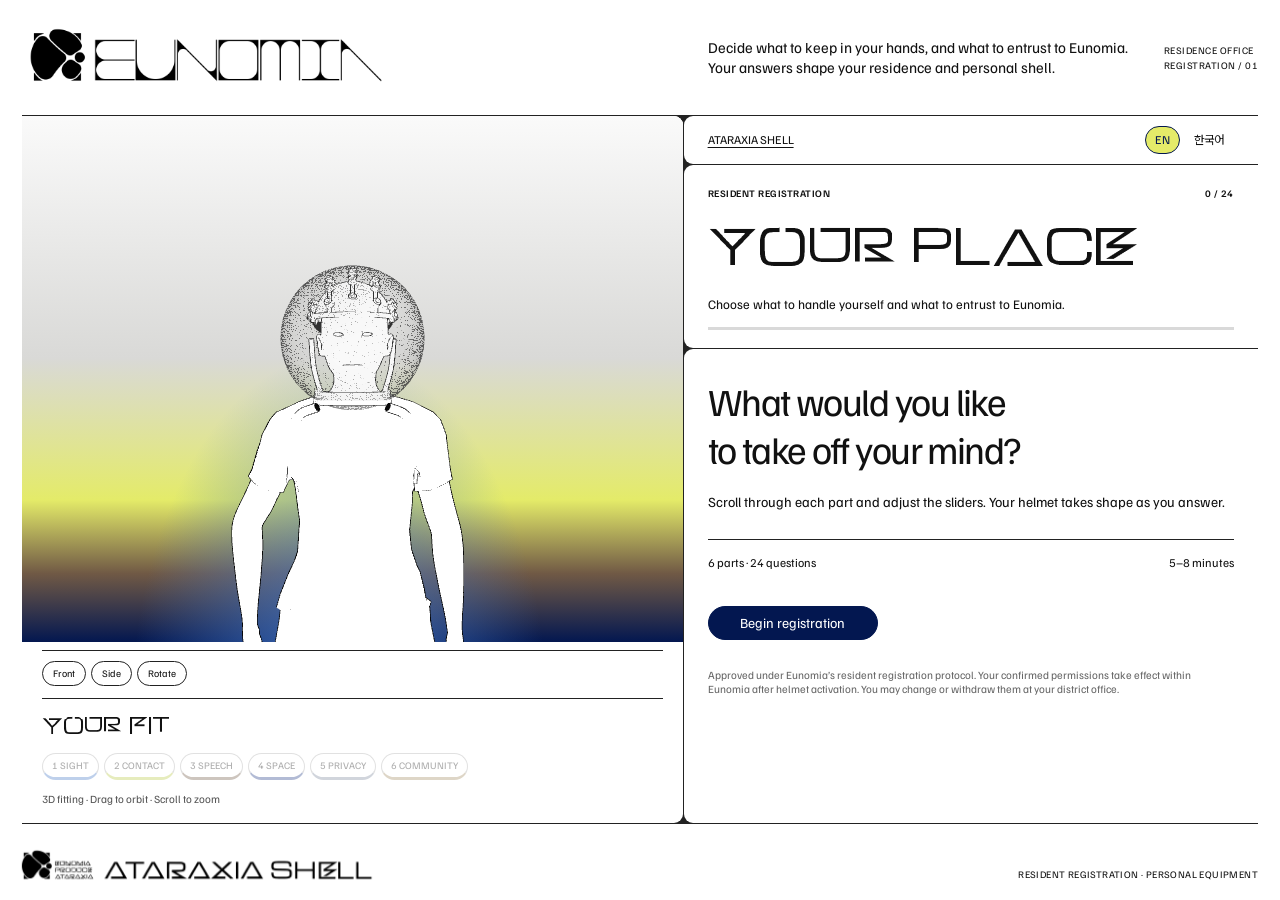
<file: index.html>
<!doctype html><html lang="en"><head><meta charset="utf-8"><meta name="viewport" content="width=device-width,initial-scale=1"><title>EUNOMIA — Resident registration</title><link rel="stylesheet" href="relations.css"><link rel="stylesheet" href="eunomia.css?v=type2"><link rel="stylesheet" href="editorial.css?v=20261022-report4"></head><body><main><section class="visual cell"><header><img class="logo" src="assets/logo-revised.png" alt="Eunomia"></header><iframe src="viewer-v4.html?v=20261022-report4" title="Live 3D helmet" id="bubble"></iframe><div class="visual-bottom"><h2 id="visual-name"></h2><nav class="part-list" id="part-list" aria-label="Parts"></nav><p id="live"></p></div></section><section class="right"><div class="toolbar cell"><a id="studio" href="studio.html">ATARAXIA SHELL</a><div class="languages" aria-label="Language"><button id="en" lang="en">EN</button><button id="ko" lang="ko">한국어</button></div></div><section class="summary cell"><div class="topline"><span id="part-tag"></span><span id="counter" aria-live="polite"></span></div><h1 id="title"></h1><p id="description"></p><p class="location" id="location"></p><div class="progress"><i id="progress"></i></div></section><section class="scroll cell" id="content" aria-label="Questions"></section></section></main><script type="module" src="registration.js?v=20261022-report4"></script></body></html>
</file>
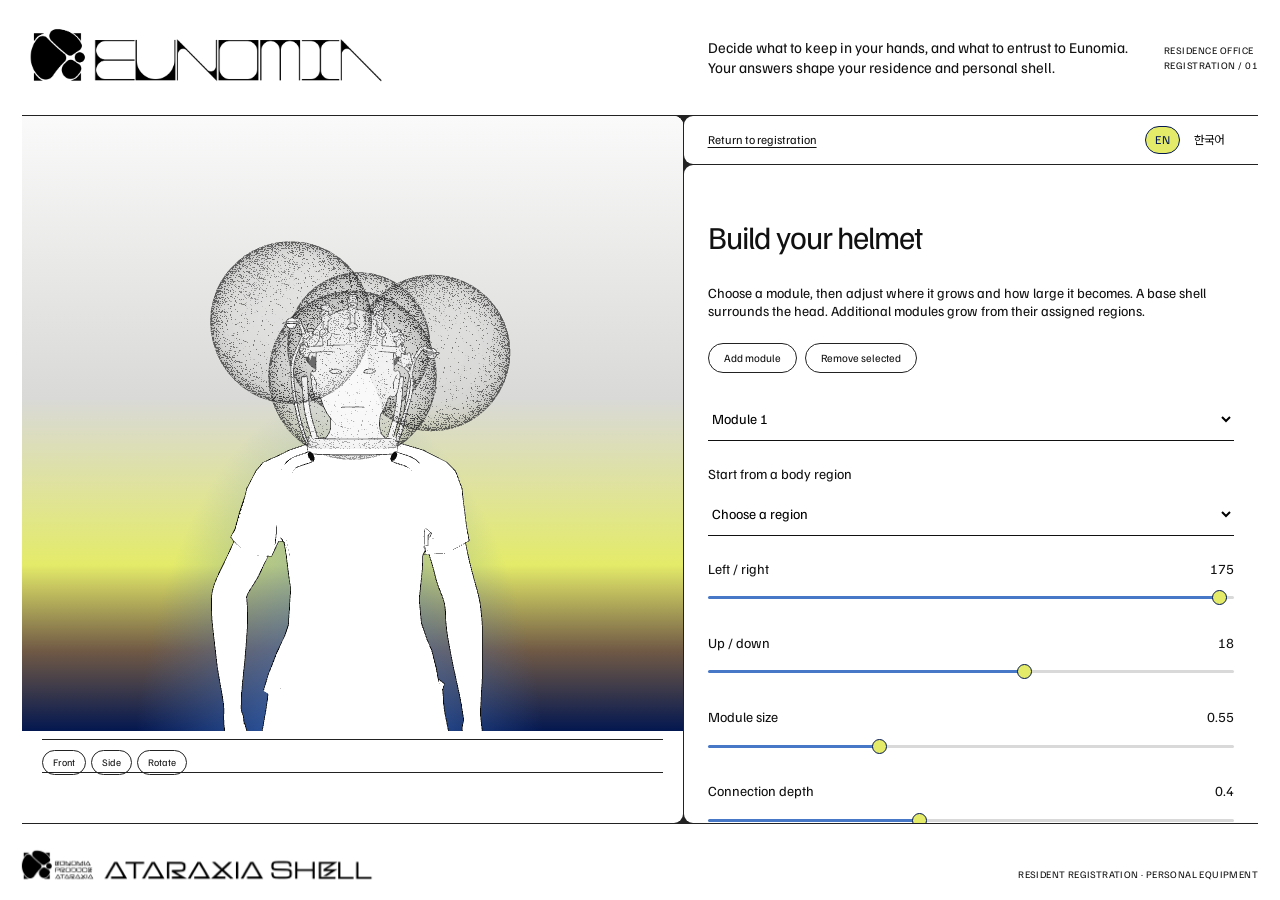
<file: studio.html>
<!doctype html><html lang="en"><head><meta charset="utf-8"><meta name="viewport" content="width=device-width,initial-scale=1"><title>Eunomia — ATARAXIA SHELL</title><link rel="stylesheet" href="relations.css"><link rel="stylesheet" href="eunomia.css?v=type2"><link rel="stylesheet" href="editorial.css?v=20261022-report4"></head><body><main class="manual"><section class="visual cell"><header><img class="logo" src="assets/logo-revised.png" alt="Eunomia"></header><iframe id="bubble" src="viewer-v4.html?v=20261022-report4" title="Helmet preview"></iframe><div class="visual-bottom"><h2>ATARAXIA SHELL</h2></div></section><section class="right"><div class="toolbar cell"><a id="back" href="index.html">Return to registration</a><div class="languages"><button id="en">EN</button><button id="ko">한국어</button></div></div><section class="studio-panel cell" id="panel"></section></section></main><script type="module" src="studio.js?v=20261022-report4"></script></body></html>
</file>
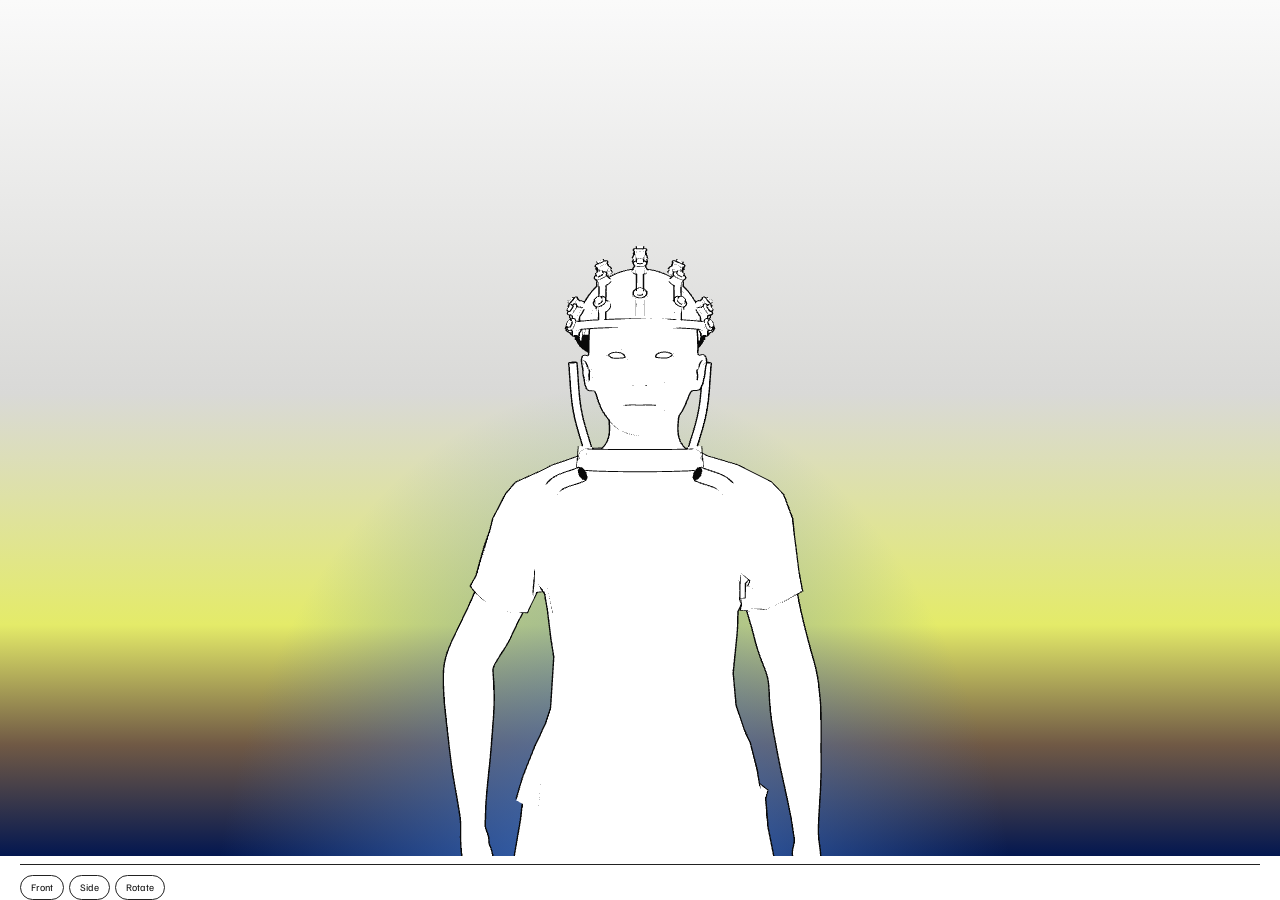
<file: viewer-v4.html>
<!doctype html><html lang="en"><head><meta charset="utf-8"><meta name="viewport" content="width=device-width,initial-scale=1"><script type="importmap">{"imports":{"three":"./vendor/three.module.js"}}</script><link rel="stylesheet" href="relations.css"><link rel="stylesheet" href="eunomia.css"><style>body{overflow:hidden}#stage{height:calc(100dvh - 44px);width:100vw}canvas{display:block}.views{border-top:1px solid #222;padding-top:10px;position:absolute;bottom:0;left:20px;right:20px;display:flex;align-items:center;justify-content:flex-start;gap:5px;flex-wrap:wrap}.views button{font-weight:400;font-size:10px;padding:5px 10px}.views label{font-size:10px;display:flex;align-items:center;gap:7px}.views input{width:90px;accent-color:#111}</style></head><body><div id="stage"></div><div class="views"><button id="front">Front</button><button id="side">Side</button><button id="spin">Rotate</button></div><script type="module">
import {helmet} from './helmet-volume.js';
const h=helmet(document.querySelector('#stage'));h.zoom(.70);
for(const k of ['front','side','spin'])document.querySelector('#'+k).onclick=()=>{const active=h[k]();if(k==='spin')document.querySelector('#spin').setAttribute('aria-pressed',!!active);};
window.addEventListener('message',e=>{if(e.origin!==location.origin||e.source!==parent)return;
if(e.data?.type==='bubble-state'){if(!Array.isArray(e.data.state?.bubbles)||e.data.state.bubbles.length>102)return;h.update(e.data.state);const ko=e.data.lang==='ko';document.documentElement.lang=ko?'ko':'en';for(const [id,en,kr] of [['front','Front','정면'],['side','Side','측면'],['spin','Rotate','자동 회전']])document.querySelector('#'+id).textContent=ko?kr:en;}
if(Number.isFinite(e.data?.focusAz))h.focus(e.data.focusAz);
if(e.data?.type==='bubble-png')h.png();
if(e.data?.type==='bubble-capture')parent.postMessage({type:'bubble-captured',image:h.capture()},location.origin);
});parent.postMessage({type:'bubble-ready'},location.origin);
</script></body></html>
</file>
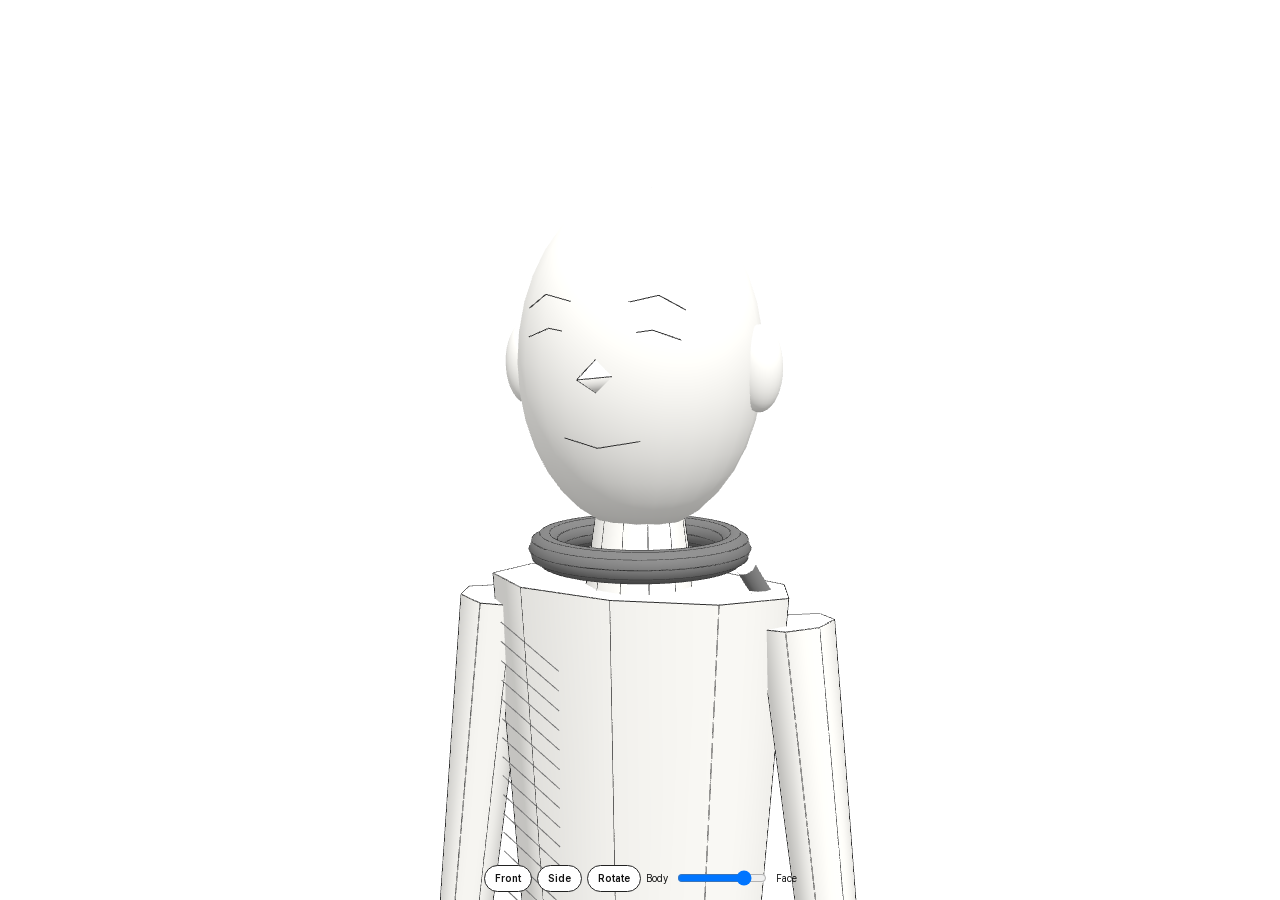
<file: viewer.html>
<!doctype html><html lang="en"><head><meta charset="utf-8"><meta name="viewport" content="width=device-width,initial-scale=1"><script type="importmap">{"imports":{"three":"./vendor/three.module.js"}}</script><link rel="stylesheet" href="relations.css"><style>body{overflow:hidden}#stage{height:100dvh;width:100vw}canvas{display:block}.views{position:absolute;bottom:8px;left:12px;right:12px;display:flex;align-items:center;justify-content:center;gap:5px;flex-wrap:wrap}.views button{font-size:10px;padding:5px 10px}.views label{font-size:10px;display:flex;align-items:center;gap:7px}.views input{width:90px}</style></head><body><div id="stage"></div><div class="views"><button id="front">Front</button><button id="side">Side</button><button id="spin">Rotate</button><label><span id="body-label">Body</span><input id="zoom" aria-label="Body to face framing" type="range" min="0" max="100" value="80"><span id="face-label">Face</span></label></div><script type="module">
import {helmet} from './helmet.js';const h=helmet(document.querySelector('#stage'));h.zoom(.8);for(const k of ['front','side','spin'])document.querySelector('#'+k).onclick=()=>{const active=h[k]();if(k==='spin')document.querySelector('#spin').setAttribute('aria-pressed',!!active);};document.querySelector('#zoom').oninput=e=>h.zoom(+e.target.value/100);window.addEventListener('message',e=>{if(e.origin!==location.origin||e.source!==parent)return;if(e.data?.type==='bubble-state'){if(!Array.isArray(e.data.state?.bubbles)||e.data.state.bubbles.length>12)return;h.update(e.data.state);const ko=e.data.lang==='ko';document.documentElement.lang=ko?'ko':'en';for(const [id,en,kr] of [['front','Front','정면'],['side','Side','측면'],['spin','Rotate','자동 회전'],['body-label','Body','전신'],['face-label','Face','얼굴']])document.querySelector('#'+id).textContent=ko?kr:en;}if(e.data?.type==='bubble-png')h.png();});parent.postMessage({type:'bubble-ready'},location.origin);
</script></body></html>
</file>
<file: relations.css>
@font-face{font-family:Pretendard;src:url('./fonts/PretendardVariable.ttf') format('truetype');font-weight:100 900;font-display:swap}*{box-sizing:border-box}body{margin:0;background:#fff;color:#111;font:400 14px/1.55 Pretendard,sans-serif}button,input,a{font:inherit;color:inherit}button,a{touch-action:manipulation}button{border:1px solid #222;background:white;border-radius:24px;padding:9px 17px;cursor:pointer;font-weight:600}button:hover{background:#eee}button:disabled{opacity:.35;cursor:default}button:focus-visible,a:focus-visible,input:focus-visible{outline:2px solid #111;outline-offset:4px}a{text-decoration:none}main{height:100dvh;min-height:600px;padding:16px;display:grid;grid-template-columns:minmax(0,1.25fr) minmax(370px,1fr);gap:1px;background:#111;border:16px solid white;padding:1px}.cell{background:#fff;border-radius:26px;overflow:hidden}.visual{position:relative;display:flex;flex-direction:column;min-height:0}.visual header{position:absolute;top:26px;left:28px;right:28px;z-index:2;pointer-events:none;display:flex;justify-content:space-between;align-items:center}.brand{font-weight:800;font-size:25px;letter-spacing:-1px}.micro{font-size:10px;font-weight:600;letter-spacing:.8px}.visual iframe{position:absolute;top:15%;height:70%;width:100%;border:0}.visual-bottom{position:absolute;bottom:25px;left:28px;right:28px}.visual-bottom h2{font-size:clamp(25px,3vw,42px);font-weight:800;letter-spacing:-1.5px;line-height:1.1;margin:0 0 17px}.part-list{display:flex;flex-wrap:wrap;gap:6px}.part-list button{padding:5px 9px;font-size:10px;font-weight:600;border-color:#bbb}.part-list button.current{background:#111;color:#fff;border-color:#111}.visual-bottom p{font-size:11px;max-width:470px;margin:12px 0 0;color:#555}.right{display:grid;grid-template-rows:63px auto minmax(0,1fr);gap:1px;min-height:0;background:#111}.toolbar{display:flex;align-items:center;justify-content:space-between;padding:0 24px}.toolbar a{font-size:11px;font-weight:600}.languages{display:flex;gap:4px}.languages button{border:0;padding:5px 9px;font-size:12px}.languages .active{background:#111;color:white}.summary{padding:22px 26px}.summary .topline{display:flex;justify-content:space-between;font-size:10px;font-weight:600}.summary h1{font-weight:800;font-size:clamp(27px,3vw,43px);line-height:1.1;letter-spacing:-1.4px;margin:15px 0}.summary p{font-size:12px;margin:8px 0;max-width:550px}.location{display:flex;gap:10px;align-items:flex-start;margin-top:14px!important}.location strong{font-weight:600;white-space:nowrap}.location span{color:#555}.progress{height:2px;background:#e6e6e6;margin-top:18px}.progress i{display:block;height:100%;background:#111;transition:width .2s}.scroll{overflow-y:auto;overscroll-behavior:contain;padding:0 26px 25px;scrollbar-width:thin;scrollbar-color:#aaa white}.q{padding:26px 0 30px;border-bottom:1px solid #bbb}.q-top{display:flex;justify-content:space-between;align-items:center;font-size:10px;font-weight:600}.q-top span{color:#555}.q h2{font-size:19px;line-height:1.45;font-weight:600;letter-spacing:-.45px;margin:16px 0 23px}.value-row{display:flex;justify-content:space-between;align-items:center;margin-bottom:14px}.value-row output{font-size:26px;font-weight:800;line-height:1}.confirm{font-size:10px;padding:4px 9px;font-weight:400}.answered .confirm{visibility:hidden}.range{appearance:none;-webkit-appearance:none;display:block;width:100%;height:24px;background:transparent;cursor:pointer;margin:0}.range::-webkit-slider-runnable-track{height:2px;border-radius:2px;background:linear-gradient(to right,#111 var(--pct),#d4d4d4 var(--pct))}.range::-moz-range-track{height:2px;background:#ccc}.range::-moz-range-progress{height:2px;background:#111}.range::-webkit-slider-thumb{appearance:none;-webkit-appearance:none;width:18px;height:18px;border:1px solid #111;border-radius:50%;background:#fff;margin-top:-8px}.range::-moz-range-thumb{width:18px;height:18px;border:1px solid #111;border-radius:50%;background:#fff}.endpoints{display:flex;justify-content:space-between;gap:20px;font-size:10px;color:#555;margin-top:8px}.hint{font-size:10px;color:#777;margin-top:13px}.nav{display:flex;justify-content:space-between;gap:9px;padding-top:23px}.primary{background:#111;color:#fff}.primary:hover{background:#333}.fine{font-size:10px;color:#666;margin-top:16px}.intro{padding-top:28px}.intro h2{font-weight:800;font-size:31px;letter-spacing:-1px;line-height:1.15;margin:0 0 20px}.intro p{font-size:13px}.intro .row{display:flex;justify-content:space-between;border-top:1px solid #bbb;padding:15px 0;font-size:12px}.intro .primary{width:100%;margin-top:20px}.result-card{border-bottom:1px solid #aaa;padding:23px 0}.result-card h2{font-size:20px;font-weight:600;margin:0 0 15px}.metric{display:grid;grid-template-columns:1fr 80px 35px;gap:9px;font-size:11px;align-items:center;margin:9px 0}.metric i{height:2px;background:#ddd}.metric b{display:block;height:100%;background:#111}.metric strong{text-align:right;font-weight:600}.result-card button{font-size:10px;padding:5px 11px;margin-top:10px}.actions{display:flex;flex-wrap:wrap;gap:8px;margin-top:23px}.actions button{font-size:11px}.sr{position:absolute;width:1px;height:1px;overflow:hidden;clip:rect(0,0,0,0)}@media(min-width:1400px){main{grid-template-columns:1.45fr 1fr}.summary{padding:26px 34px}.scroll{padding:0 34px 30px}.q h2{font-size:23px}}@media(max-width:760px){main{display:flex;flex-direction:column;height:auto;min-height:100dvh;border-width:8px;gap:1px}.visual{height:40dvh;min-height:280px;position:sticky;top:8px;z-index:3;flex-shrink:0;border:1px solid #111}.visual header{top:14px;left:18px;right:18px}.brand{font-size:20px}.visual iframe{height:76%;top:8%;left:18%;width:82%}.visual-bottom{left:18px;bottom:15px;right:18px}.visual-bottom h2{font-size:20px;max-width:140px;margin-bottom:10px;letter-spacing:-.6px}.visual-bottom p{display:none}.part-list{gap:4px}.part-list button{font-size:9px;padding:4px 7px}.right{display:flex;flex-direction:column;gap:1px}.toolbar{height:55px}.summary{padding:20px}.summary h1{font-size:32px}.scroll{overflow:visible;padding:0 20px 24px}.cell{border-radius:20px}.q h2{font-size:20px}.micro{font-size:8px}}
@media(min-width:761px){.visual iframe{top:14%;height:62%}}
@media(max-width:760px){.visual iframe{height:60%;top:10%}.visual-bottom h2{max-width:100%;font-size:17px}.visual-bottom{pointer-events:none}.part-list{pointer-events:auto}}
</file>
<file: eunomia.css>
@font-face{font-family:Familjen;src:url('fonts/FamiljenGrotesk.ttf');font-weight:400 600;font-display:swap}
@font-face{font-family:EunomiaDisplay;src:url('fonts/EunomiaContour-Revised.ttf');font-weight:400;font-display:swap}
@font-face{font-family:EunomiaDisplay;src:url('fonts/EunomiaContour-Revised.ttf');font-weight:600;font-display:swap}
@font-face{font-family:EffraLocal;src:local('Effra CC Regular'),local('EffraCC-Regular'),local('Effra CC');font-weight:400;font-display:swap}
@font-face{font-family:EffraLocal;src:local('Effra CC SemiBold'),local('EffraCC-SemiBold');font-weight:600;font-display:swap}
body{font-family:EffraLocal,'effra-cc',Familjen,Pretendard,sans-serif;line-height:1.3;font-weight:400;font-synthesis:none}
html:lang(ko) body{font-family:Pretendard,sans-serif;line-height:1.5}
.cell{border-radius:17px}button{border-radius:16px}.logo{width:220px;max-width:70%;height:auto}.slogan{width:100%;margin-top:30px;display:block}
h1,h2,h3,strong,.brand,.value-row output,.visual-bottom h2,.summary h1,.intro h2{font-weight:600}
.summary h1,.visual-bottom h2{font-family:EunomiaDisplay,Familjen,Pretendard,sans-serif;font-weight:600;line-height:1.25;letter-spacing:0;font-size:clamp(30px,3vw,46px)}
html:lang(ko) .summary h1,html:lang(ko) .visual-bottom h2{font-family:Pretendard,sans-serif;font-weight:600;line-height:1.4;letter-spacing:-.6px}
.q h2,.intro h2,.result-card h2{line-height:1.25}.summary p,.intro p,.assignment p{line-height:1.3}
html:lang(ko) .q h2,html:lang(ko) .intro h2,html:lang(ko) .result-card h2{line-height:1.4}
html:lang(ko) .summary p,html:lang(ko) .intro p,html:lang(ko) .assignment p{line-height:1.5}
.assignment{padding-top:26px}.assignment h2{font-size:32px;margin:22px 0 16px}.assignment h3{font-size:20px;margin-top:28px}.assignment .row{border-top:1px solid #bbb;padding:12px 0;display:flex;gap:20px;justify-content:space-between;font-size:12px}.assignment .row strong{text-align:right;max-width:65%}.district-map{margin:24px 0}.district-map svg{width:100%;display:block}.fine{line-height:1.4}details{margin:25px 0}summary{cursor:pointer}details a{text-decoration:underline}
.studio-panel{padding:24px;overflow:auto}.studio-panel h2{font-size:23px}.studio-panel label{display:block;margin:24px 0 8px}.studio-panel label output{float:right}.studio-panel select{width:100%;background:white;border:1px solid #111;padding:10px;font:inherit;border-radius:10px}.studio-panel .actions{margin-bottom:24px}.studio-view{height:100%;width:100%;border:0}.manual .visual iframe{top:13%;height:76%}.manual .visual-bottom{bottom:16px}.manual .right{grid-template-rows:63px minmax(0,1fr)}
@media(max-width:760px){.cell{border-radius:13px}.logo{width:155px}.visual iframe{left:0;width:100%;top:13%;height:63%}.visual-bottom h2{font-size:17px}.manual .visual iframe{height:78%}.studio-panel{overflow:visible}.visual header{pointer-events:none}}
.report-mode main{display:block;height:auto;min-height:100vh;max-width:1060px;margin:auto;background:white;border:0;padding:24px 36px}
.report-mode .visual,.report-mode .summary{display:none}.report-mode .right{display:block;background:white}.report-mode .toolbar{border-bottom:1px solid #111;border-radius:0;height:56px;padding:0}.report-mode .scroll{overflow:visible;padding:0;border-radius:0}.report-header{padding:32px 0 22px;border-bottom:1px solid #111}.report-header .logo{width:240px}.report-header h1{font:600 clamp(28px,4vw,48px)/1.25 EunomiaDisplay,EffraLocal,Familjen,Pretendard,sans-serif;margin:24px 0 12px}.report-header p{font-size:12px}.report-identification{display:flex;gap:24px;padding:20px 0;border-bottom:1px solid #aaa}.report-identification label{flex:1;font-size:12px}.report-identification input{display:block;width:100%;border:0;border-bottom:1px solid #aaa;border-radius:0;padding:10px 0;font:inherit;background:white}.report-figure{margin:20px 0 34px;border-top:1px solid #aaa;border-bottom:1px solid #aaa;padding:12px 0}.report-figure #bubble{display:block;position:static;width:100%;height:480px;border:0}.report-figure figcaption{font-size:11px;padding:10px 0}.report-mode .district-map{max-width:520px;margin:24px auto}.report-notes{border-top:1px solid #111;margin-top:26px;padding:20px 0}.report-notes h2{font-size:23px}.signature{line-height:2.4;margin-top:35px;font-size:12px}#print-helmet{display:none}.report-mode .assignment>h2{font-size:36px}html:lang(ko) .report-header h1{font-family:Pretendard,sans-serif;line-height:1.4}.report-mode .assignment .row{font-size:14px}.report-mode .fine{font-size:11px}
@media(max-width:760px){.report-mode main{padding:12px 20px}.report-identification{flex-direction:column}.report-figure #bubble{height:360px}}
@media print{@page{size:A4;margin:14mm}body{background:white!important;font-size:10pt!important}.report-mode main{padding:0;border:0;max-width:none}.toolbar,.actions,.result-card button,details,#report-helmet{display:none!important}#print-helmet{display:block;width:100%;height:78mm;object-fit:contain}.report-header{padding:0 0 10mm}.report-header h1{font-size:24pt}.report-header .logo{width:55mm}.report-identification input{font-size:10pt}.report-identification input::placeholder{color:transparent}.report-figure{break-inside:avoid}.report-mode .district-map{width:75mm}.assignment .row,.result-card,.report-notes,.signature{break-inside:avoid}.assignment h3,.report-notes h2{break-after:avoid}.report-mode .assignment .row{font-size:9pt}.report-mode .fine{font-size:8pt}.result-card{padding:5mm 0}.result-card h2{font-size:13pt}.report-mode .scroll{overflow:visible}}
</file>
<file: editorial.css>
body{--rule:#222;background:#fff;padding:0 22px}
.masthead{height:116px;display:grid;grid-template-columns:minmax(270px,1.1fr) minmax(260px,1fr) auto;align-items:center;gap:34px;border-bottom:1px solid var(--rule)}
.masthead img{display:block;width:100%;max-width:370px;height:auto}.masthead p{font-size:15px;max-width:420px;margin:0;line-height:1.3}.edition{font-size:10px;line-height:1.5;letter-spacing:.05em}
main{height:calc(100dvh - 192px);min-height:520px;grid-template-columns:minmax(0,1.15fr) minmax(350px,1fr);border:0;border-bottom:1px solid var(--rule);padding:0;gap:0;background:#fff}
.cell{border-radius:0!important}.visual{border-right:1px solid var(--rule)}.visual header{display:none}.visual iframe,.manual .visual iframe{top:0;height:calc(100% - 170px);width:100%;left:0}.visual-bottom{left:20px;right:20px;bottom:17px;border-top:1px solid var(--rule);padding-top:14px}.visual-bottom h2{font-size:22px;margin:0 0 12px}.manual .visual-bottom h2{display:none}.manual .visual-bottom{height:35px}.manual .visual iframe{height:calc(100% - 48px)}
.right{background:#fff;gap:0;grid-template-rows:48px auto minmax(0,1fr)}.manual .right{grid-template-rows:48px minmax(0,1fr)}.toolbar{padding:0 24px;border-bottom:1px solid var(--rule)}.toolbar a{font-size:12px;font-weight:400;text-decoration:underline;text-underline-offset:3px}
.summary{padding:22px 24px 18px;border-bottom:1px solid var(--rule)}.summary h1{font-size:clamp(34px,4vw,58px);margin:16px 0}.summary p{font-size:13px;max-width:560px}.summary .topline{letter-spacing:.05em}.location{display:block!important;font-size:12px!important;color:#444}.progress{margin-top:14px;height:1px}
.scroll{padding:0 24px 24px}.q{padding:24px 0 28px;border-color:var(--rule)}.q h2{font-size:clamp(20px,1.8vw,27px);font-weight:400;letter-spacing:-.03em;margin:18px 0 24px}.q-top{font-size:11px;font-weight:400}.value-row output{font-size:30px;font-weight:400}.endpoints{font-size:11px;color:#444}.range::-webkit-slider-runnable-track{height:1px}.range::-webkit-slider-thumb{width:15px;height:15px;margin-top:-7px}
button{font-weight:400;border-radius:999px;padding:7px 15px}.part-list{gap:5px}.part-list button{font-weight:400;border-color:#111;padding:5px 9px}.part-list button:disabled{border-color:#aaa}.languages button{border:1px solid transparent}.intro{padding-top:28px}.intro h2{font-size:clamp(28px,3vw,42px);font-weight:400;letter-spacing:-.04em}.intro .primary{width:auto;min-width:170px}.intro p{font-size:14px}.intro .fine{font-size:11px;max-width:520px;margin-top:28px}.intro .row{border-color:#222;margin-top:28px}
.studio-panel{padding:24px}.studio-panel h2{font-size:32px;font-weight:400;letter-spacing:-.03em}.studio-panel select{border-radius:0;border-width:0 0 1px;padding:12px 0}.studio-panel p{font-size:14px}
.site-footer{height:76px;display:flex;align-items:center;gap:22px}.site-footer img{width:86px;height:58px;object-fit:contain}.site-footer>span{font-family:EunomiaDisplay,Familjen,sans-serif;font-size:23px;line-height:1.25}.site-footer small{margin-left:auto;font-size:10px;letter-spacing:.04em}
.report-mode .masthead{display:none}.report-mode .site-footer{max-width:988px;margin:auto;border-top:1px solid #111}.report-mode main{height:auto;min-height:0}.report-identification{display:grid;grid-template-columns:repeat(3,1fr)}.report-header .logo{width:340px;max-width:100%}.report-header h1{font-size:40px}
@media(max-width:1000px){.masthead{grid-template-columns:1fr 1fr;gap:22px}.edition{display:none}.masthead p{font-size:13px}.masthead img{max-width:320px}.summary h1{font-size:38px}.site-footer small{font-size:9px}.q h2{font-size:22px}}
@media(max-width:760px){body{padding:0 14px}.masthead{height:auto;min-height:132px;padding:18px 0;gap:14px;grid-template-columns:1fr}.masthead img{width:270px;max-width:85%}.masthead p{max-width:430px;font-size:12px}.masthead .edition{display:none}main{height:auto;min-height:0;display:flex;border:0}.visual{height:380px;min-height:380px;position:relative;top:auto;border:0;border-bottom:1px solid #111}.visual iframe{height:240px;top:0;left:0;width:100%}.visual-bottom{left:0;right:0;bottom:12px;padding-top:10px}.visual-bottom h2{font-size:20px;margin-bottom:10px}.visual-bottom p{display:none}.right{display:flex}.toolbar{height:48px;padding:0}.summary{padding:20px 0}.summary h1{font-size:40px}.scroll{padding:0 0 24px}.q h2{font-size:23px}.studio-panel{padding:20px 0}.manual .visual{height:330px;min-height:330px}.manual .visual iframe{height:100%}.manual .visual-bottom{display:none}.site-footer{height:82px;gap:15px;border-top:1px solid #111}.site-footer img{width:72px;height:55px}.site-footer>span{font-size:19px}.site-footer small{display:none}.report-identification{grid-template-columns:1fr}.report-mode main{padding:12px 0}.report-header h1{font-size:30px}}
@media print{body{padding:0}.masthead{display:none}.site-footer{height:20mm}.site-footer img{width:20mm}.site-footer>span{font-size:14pt}.report-identification{grid-template-columns:repeat(3,1fr)}}
/* Rounded editorial cells retain the existing layout and content. */
body:not(.report-mode) main{background:#111;gap:2px;padding:2px;border:0}
body:not(.report-mode) .right{background:#111;gap:2px}
body:not(.report-mode) .cell{background:#fff;border-radius:17px!important;border:0;overflow:hidden}
body:not(.report-mode) .scroll,body:not(.report-mode) .studio-panel{overflow:auto}
.site-footer img{width:360px;max-width:65%;height:auto;object-fit:contain}
@media(max-width:760px){
 body:not(.report-mode) .visual-bottom{left:20px;right:20px}
 body:not(.report-mode) .toolbar{padding:0 16px}
 body:not(.report-mode) .summary{padding:20px 16px}
 body:not(.report-mode) .scroll,body:not(.report-mode) .studio-panel{padding:0 16px 24px}
 .site-footer img{width:360px;max-width:100%;height:auto}
}
@media print{.site-footer img{width:85mm;max-width:100%;height:auto}}
/* Open edges, fine shared rules, and restrained junction radii. */
body:not(.report-mode) main{gap:1px;padding:0;border-bottom:1px solid var(--rule);background:var(--rule)}
body:not(.report-mode) .right{gap:1px;background:var(--rule)}
body:not(.report-mode) .cell{border-radius:0!important}
body:not(.report-mode) .visual{border-radius:0 4px 4px 0!important}
body:not(.report-mode) .right>.cell{border-radius:4px 0 0 4px!important}
button,button strong,button b,.part-list button,.languages button,.toolbar a{font-weight:400!important}
.site-footer{align-items:flex-end;padding:10px 0 17px;gap:22px}
.site-footer img{width:360px;max-width:65%;margin-left:-5.6px;margin-bottom:-7px}
.site-footer small{line-height:1;margin-bottom:4px}
@media(max-width:760px){
 body:not(.report-mode) .visual,body:not(.report-mode) .right>.cell{border-radius:0!important}
 .site-footer img{max-width:100%}
}
/* Revised type and a separate, ruled camera-control strip. */
body:not(.report-mode) .visual{border-radius:0 9px 9px 0!important}
body:not(.report-mode) .right>.cell{border-radius:9px 0 0 9px!important}
.visual iframe{height:calc(100% - 142px)}
.masthead{position:relative;grid-template-columns:minmax(0,1.15fr) minmax(350px,1fr);gap:1px}
.masthead p{grid-column:2;padding-right:130px;max-width:none}
.edition{position:absolute;right:0;top:50%;transform:translateY(-50%)}
.site-footer img{margin-left:-5.7px;margin-bottom:-9.5px}
@media(min-width:1400px){.masthead{grid-template-columns:1.45fr 1fr}}
@media(max-width:1000px){.masthead p{padding-right:0}}
@media(max-width:760px){
 .masthead{grid-template-columns:1fr}
 .masthead p{grid-column:1}
 .visual iframe{height:240px}
 body:not(.report-mode) .visual,body:not(.report-mode) .right>.cell{border-radius:0!important}
}
/* Reference palette: paper, mist, acid lime, earth, midnight and cornflower. */
:root{--lime:#e4eb69;--navy:#031750;--blue:#4678c7;--earth:#705945;--mist:#eee;--paper:#fafafa}
.primary{background:var(--navy);border-color:var(--navy);color:white}
.primary:hover{background:var(--blue);border-color:var(--blue)}
.part-list button.current,.languages .active{background:var(--lime);color:var(--navy);border-color:var(--navy)}
.progress{background:#d9d9d9;height:3px}.progress i,.metric b{background:var(--blue)}
.value-row output{color:var(--navy)}.q-top{color:var(--earth)}
.range::-webkit-slider-runnable-track{height:3px;background:linear-gradient(to right,var(--blue) var(--pct),#d9d9d9 var(--pct))}
.range::-webkit-slider-thumb{background:var(--lime);border-color:var(--navy);margin-top:-6px}
.range::-moz-range-progress{background:var(--blue)}.range::-moz-range-thumb{background:var(--lime);border-color:var(--navy)}
button:focus-visible,a:focus-visible,input:focus-visible{outline-color:var(--blue)}
.hint{color:var(--earth)}
/* Broad, quiet fields of colour; preserve the monochrome graphic identity. */
body{background:#fff}
.masthead,.site-footer{background:#fff}
.masthead img,.site-footer img{mix-blend-mode:multiply}
body:not(.report-mode) .right>.toolbar{background:#fff}
body:not(.report-mode) .right>.summary{background:#fff}
body:not(.report-mode) .right>.scroll,body:not(.report-mode) .right>.studio-panel{background:#fff}
body:not(.report-mode) .visual{background:#fff}
.q.answered{background:transparent}
.part-list button{background:#fff}
.part-list button:nth-child(1){border-bottom:3px solid #4678c7}
.part-list button:nth-child(2){border-bottom:3px solid #b8c943}
.part-list button:nth-child(3){border-bottom:3px solid #705945}
.part-list button:nth-child(4){border-bottom:3px solid #243d86}
.part-list button:nth-child(5){border-bottom:3px solid #7b879b}
.part-list button:nth-child(6){border-bottom:3px solid #a18a60}
/* Align introductory copy to the right-column text inset. */
.masthead p{padding-left:24px}
@media(max-width:760px){.masthead p{padding-left:0}}
</file>
